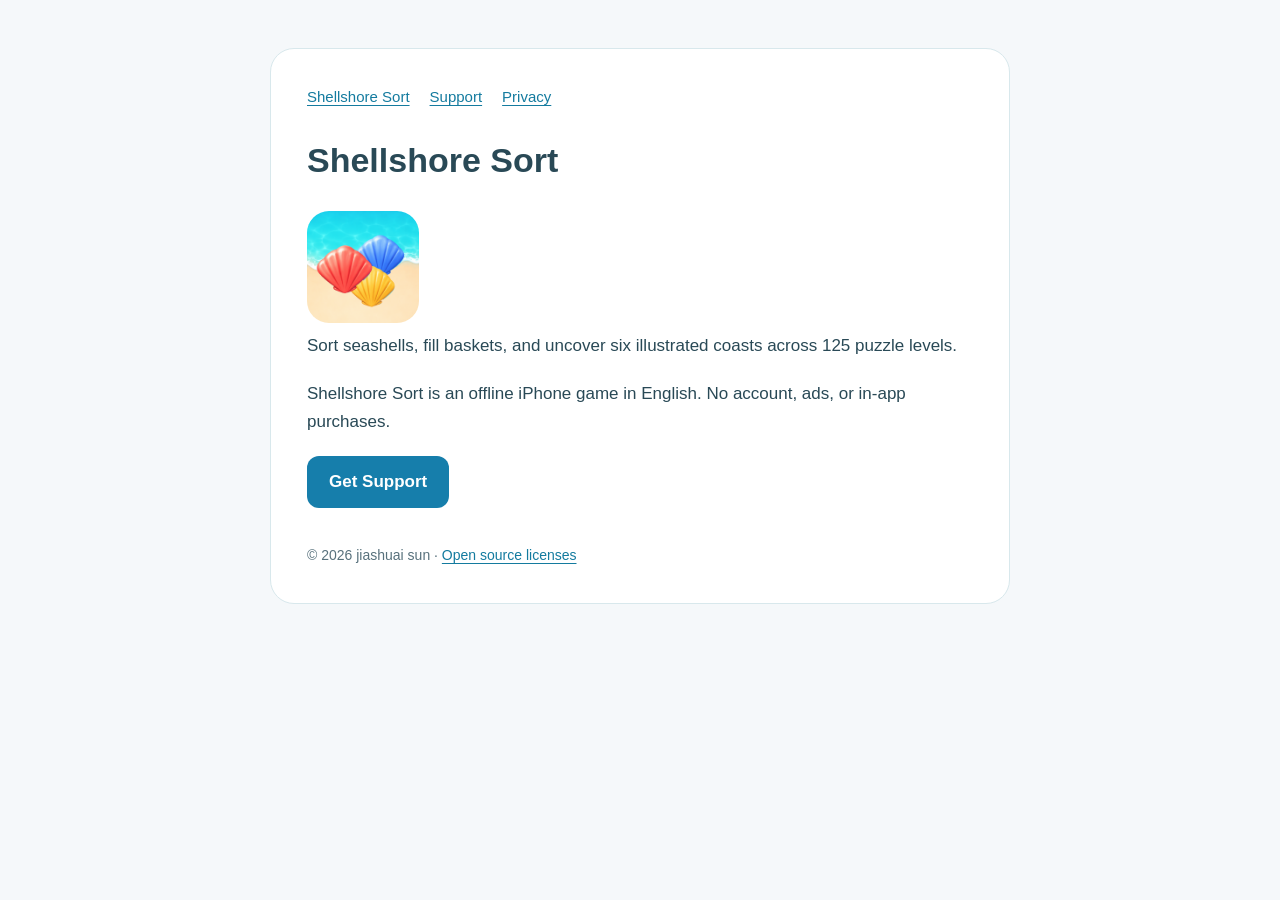
<file: index.html>
<!doctype html>
<html lang="en"><head><meta charset="utf-8"><meta name="viewport" content="width=device-width,initial-scale=1"><meta name="color-scheme" content="light"><title>Shellshore Sort</title><link rel="icon" href="icon.png"><link rel="stylesheet" href="style.css"></head><body><main><nav aria-label="Main"><a href="index.html">Shellshore Sort</a><a href="support.html">Support</a><a href="privacy.html">Privacy</a></nav><h1>Shellshore Sort</h1><img src="icon.png" width="112" height="112" alt="Shellshore Sort seashell icon"><p>Sort seashells, fill baskets, and uncover six illustrated coasts across 125 puzzle levels.</p><p>Shellshore Sort is an offline iPhone game in English. No account, ads, or in-app purchases.</p><a class="button" href="support.html">Get Support</a><footer>© 2026 jiashuai sun · <a href="licenses.txt">Open source licenses</a></footer></main></body></html>
</file>
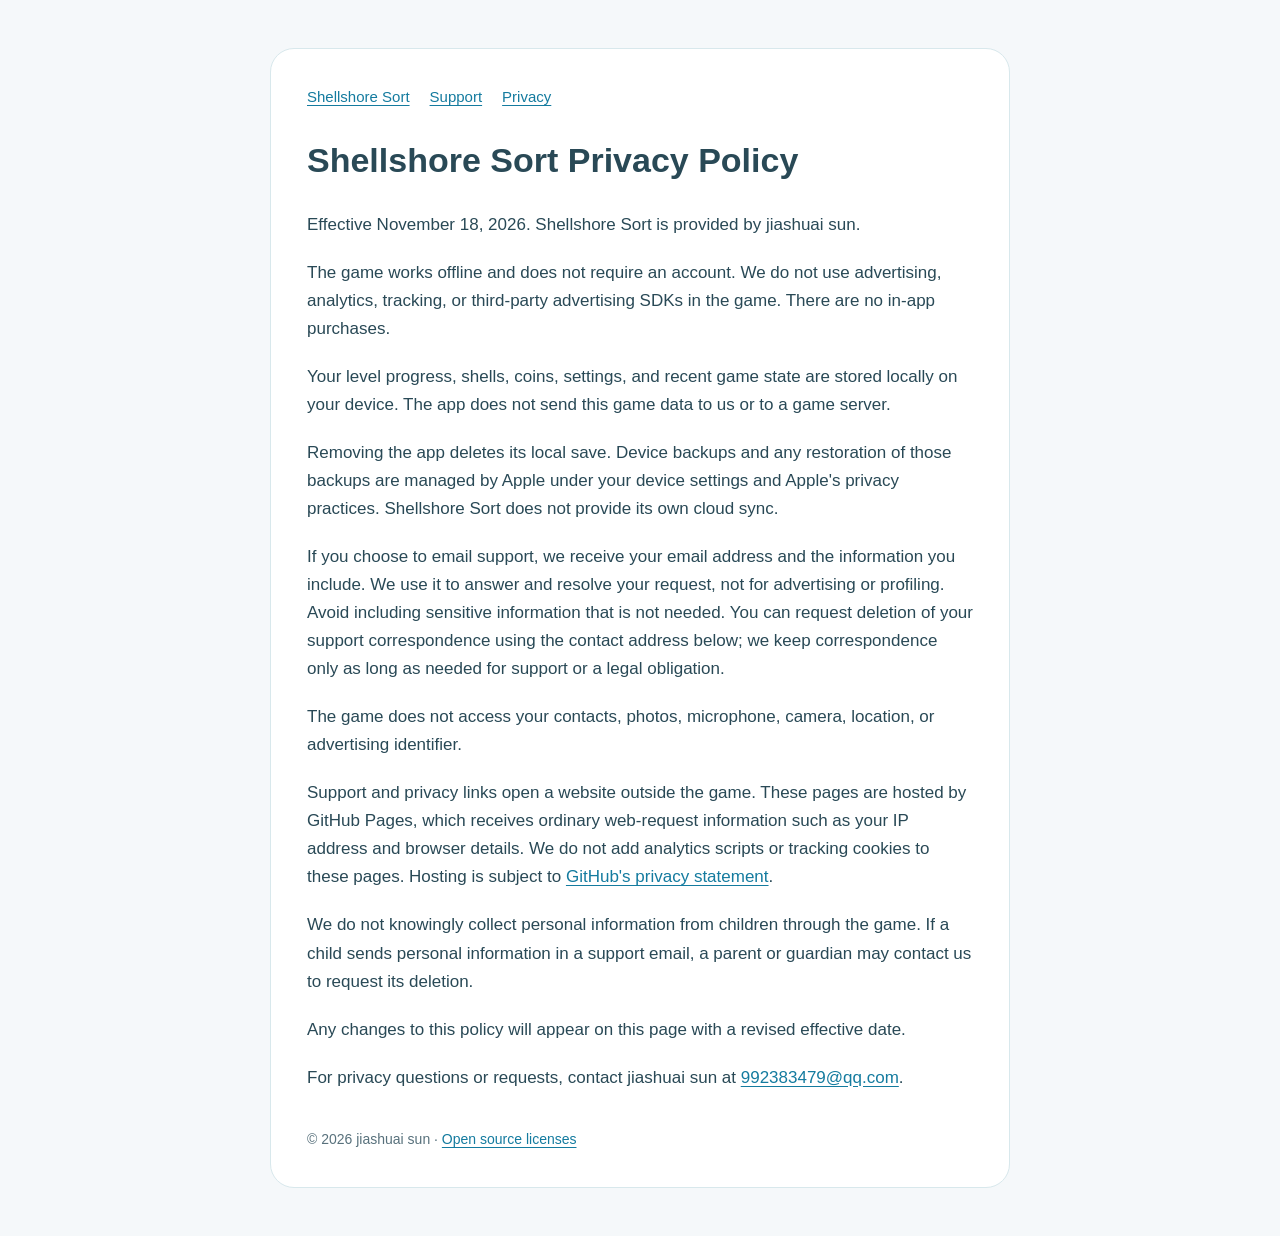
<file: privacy.html>
<!doctype html>
<html lang="en"><head><meta charset="utf-8"><meta name="viewport" content="width=device-width,initial-scale=1"><meta name="color-scheme" content="light"><title>Shellshore Sort Privacy Policy</title><link rel="icon" href="icon.png"><link rel="stylesheet" href="style.css"></head><body><main><nav aria-label="Main"><a href="index.html">Shellshore Sort</a><a href="support.html">Support</a><a href="privacy.html">Privacy</a></nav><h1>Shellshore Sort Privacy Policy</h1><p>Effective November 18, 2026. Shellshore Sort is provided by jiashuai sun.</p><p>The game works offline and does not require an account. We do not use advertising, analytics, tracking, or third-party advertising SDKs in the game. There are no in-app purchases.</p><p>Your level progress, shells, coins, settings, and recent game state are stored locally on your device. The app does not send this game data to us or to a game server.</p><p>Removing the app deletes its local save. Device backups and any restoration of those backups are managed by Apple under your device settings and Apple's privacy practices. Shellshore Sort does not provide its own cloud sync.</p><p>If you choose to email support, we receive your email address and the information you include. We use it to answer and resolve your request, not for advertising or profiling. Avoid including sensitive information that is not needed. You can request deletion of your support correspondence using the contact address below; we keep correspondence only as long as needed for support or a legal obligation.</p><p>The game does not access your contacts, photos, microphone, camera, location, or advertising identifier.</p><p>Support and privacy links open a website outside the game. These pages are hosted by GitHub Pages, which receives ordinary web-request information such as your IP address and browser details. We do not add analytics scripts or tracking cookies to these pages. Hosting is subject to <a href="https://docs.github.com/en/site-policy/privacy-policies/github-general-privacy-statement">GitHub's privacy statement</a>.</p><p>We do not knowingly collect personal information from children through the game. If a child sends personal information in a support email, a parent or guardian may contact us to request its deletion.</p><p>Any changes to this policy will appear on this page with a revised effective date.</p><p>For privacy questions or requests, contact jiashuai sun at <a href="mailto:992383479@qq.com?subject=Shellshore%20Sort%20Privacy">992383479@qq.com</a>.</p><footer>© 2026 jiashuai sun · <a href="licenses.txt">Open source licenses</a></footer></main></body></html>
</file>
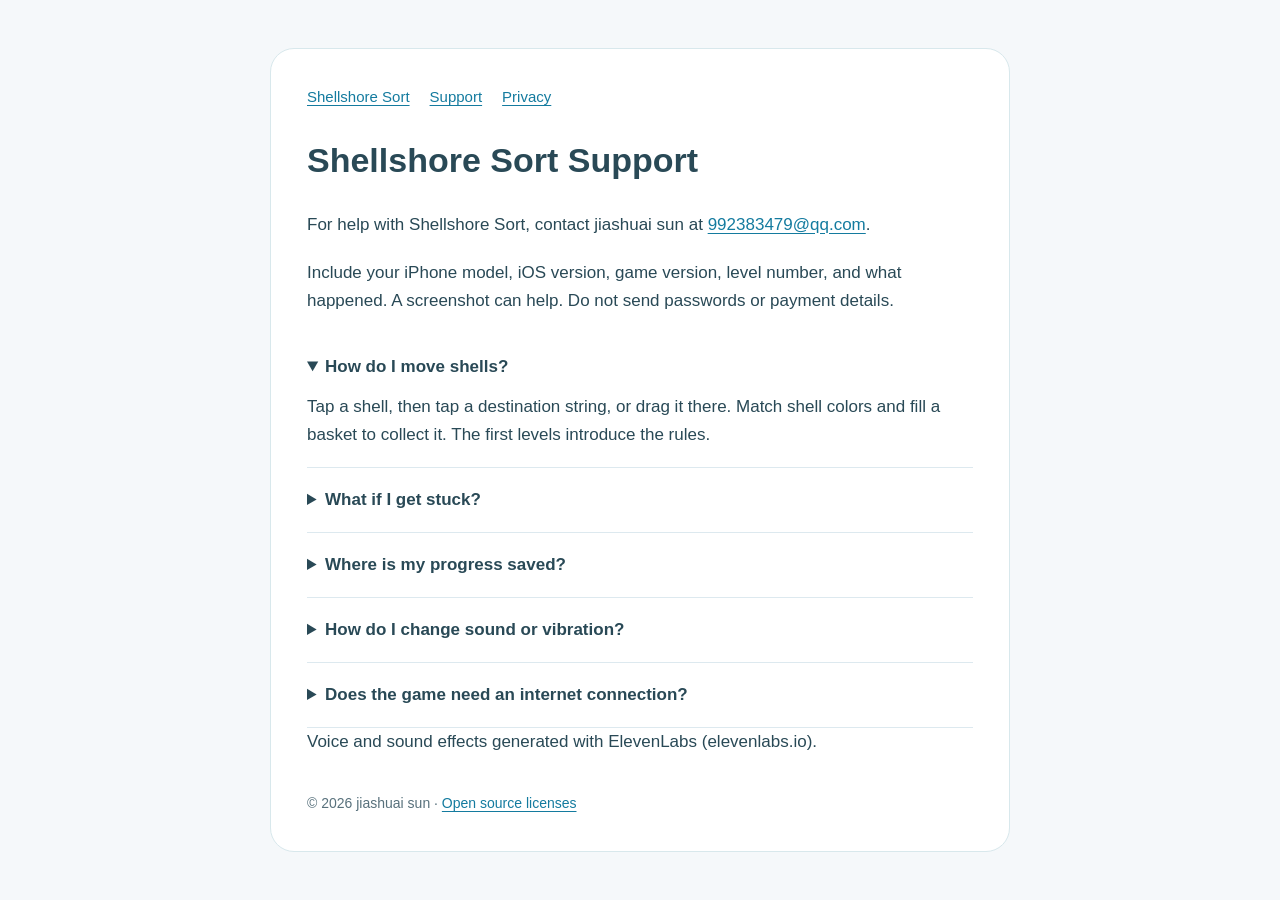
<file: support.html>
<!doctype html>
<html lang="en"><head><meta charset="utf-8"><meta name="viewport" content="width=device-width,initial-scale=1"><meta name="color-scheme" content="light"><title>Shellshore Sort Support</title><link rel="icon" href="icon.png"><link rel="stylesheet" href="style.css"></head><body><main><nav aria-label="Main"><a href="index.html">Shellshore Sort</a><a href="support.html">Support</a><a href="privacy.html">Privacy</a></nav><h1>Shellshore Sort Support</h1><p>For help with Shellshore Sort, contact jiashuai sun at <a href="mailto:992383479@qq.com?subject=Shellshore%20Sort%20Support">992383479@qq.com</a>.</p><p>Include your iPhone model, iOS version, game version, level number, and what happened. A screenshot can help. Do not send passwords or payment details.</p><details open><summary>How do I move shells?</summary><p>Tap a shell, then tap a destination string, or drag it there. Match shell colors and fill a basket to collect it. The first levels introduce the rules.</p></details><details><summary>What if I get stuck?</summary><p>Use Undo to step back, Hint for a suggested move, or Add String for more room. Restart begins the current level again. Some strings unlock after you collect the shells shown on their lock.</p></details><details><summary>Where is my progress saved?</summary><p>Progress is stored on your device. There is no account or in-game cloud sync. Removing the app deletes its local save, so please contact support before reinstalling if you want to keep your progress. Device backups are handled by Apple.</p></details><details><summary>How do I change sound or vibration?</summary><p>Open Settings using the gear icon. Sound and Haptics can be switched on or off separately.</p></details><details><summary>Does the game need an internet connection?</summary><p>No. Levels, collections, and coasts work offline. Opening these support and privacy pages or sending an email requires an internet connection.</p></details><p>Voice and sound effects generated with ElevenLabs (elevenlabs.io).</p><footer>© 2026 jiashuai sun · <a href="licenses.txt">Open source licenses</a></footer></main></body></html>
</file>
<file: style.css>
*{box-sizing:border-box}body{margin:0;background:#f5f8fa;color:#294956;font:17px/1.65 -apple-system,BlinkMacSystemFont,"Segoe UI",sans-serif}main{max-width:740px;margin:48px auto;padding:36px;background:#fff;border:1px solid #d8e8ec;border-radius:24px}nav{display:flex;flex-wrap:wrap;gap:20px;font-size:15px;margin-bottom:30px}a{color:#147b9f;text-underline-offset:3px}h1{font-size:34px;line-height:1.2;margin:16px 0 30px}p{margin:0 0 20px}ul{padding-left:22px}footer{margin-top:36px;font-size:14px;color:#58717c}img{border-radius:22px}details{padding:18px 0;border-bottom:1px solid #dde9ef}summary{cursor:pointer;font-weight:600}details p{margin:12px 0 0}.button{display:inline-block;padding:12px 22px;border-radius:12px;background:#167eab;color:white;text-decoration:none;font-weight:600}@media(max-width:600px){main{margin:16px;padding:24px}h1{font-size:30px}}
</file>
